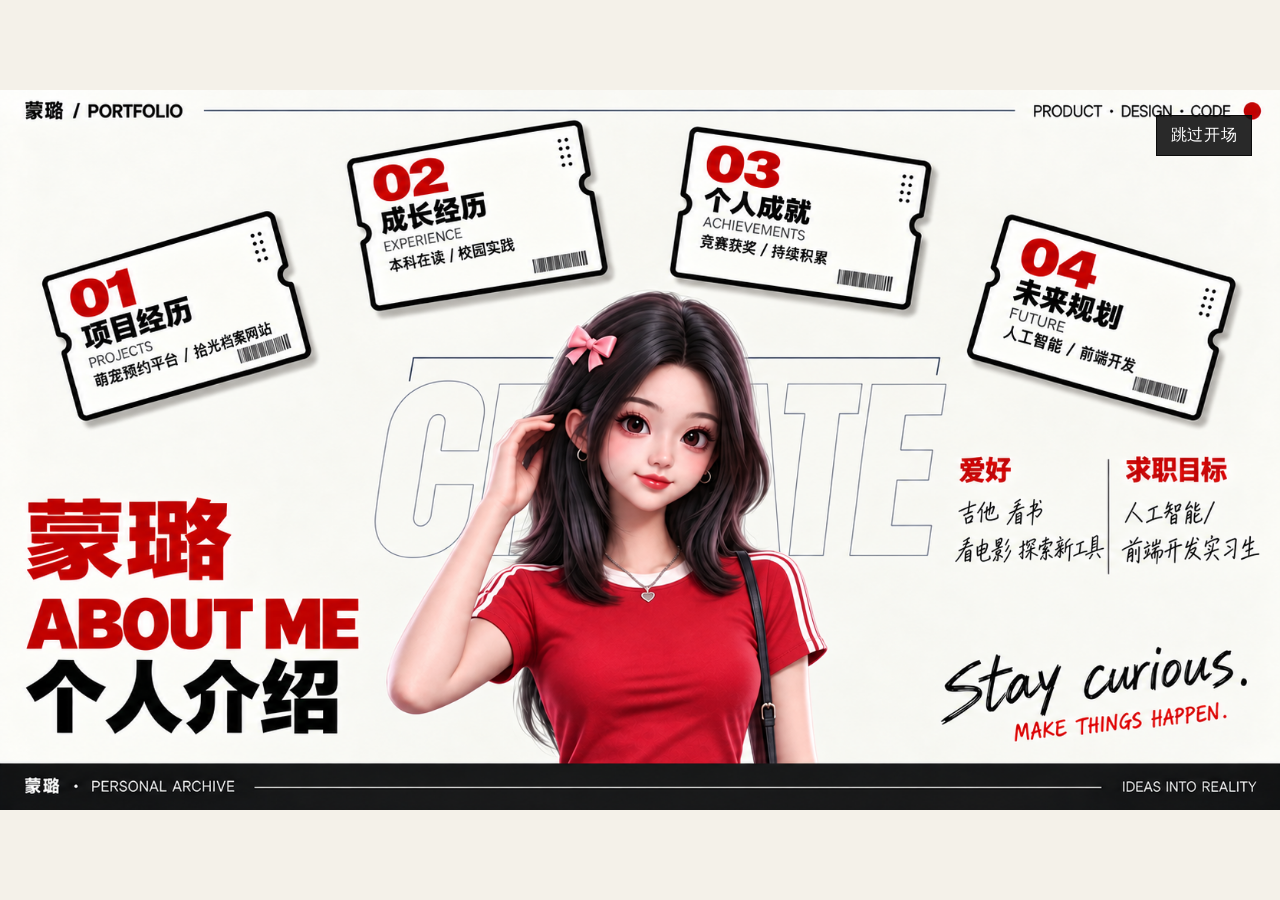
<file: index.html>
<!doctype html>
<html lang="zh-CN">
<head>
  <meta charset="utf-8">
  <meta name="viewport" content="width=device-width, initial-scale=1, viewport-fit=cover">
  <meta name="theme-color" content="#f4f1e9">
  <meta name="description" content="蒙璐的动态个人简历">
  <title>蒙璐｜动态个人简历</title>
  <script>if (new URLSearchParams(location.search).get('skipIntro') === '1') document.documentElement.classList.add('skip-intro');</script>
  <link rel="preload" as="image" href="assets/cover.png">
  <link rel="preload" as="image" href="assets/projects.png">
  <link rel="preload" as="image" href="assets/growth.png">
  <link rel="preload" as="image" href="assets/achievements.png">
  <link rel="preload" as="image" href="assets/future.png">
  <link rel="stylesheet" href="styles.css?v=11">
</head>
<body>
  <main class="page" aria-label="蒙璐个人简历">
    <section class="stage" aria-label="个人简历主画面">
      <img class="scene" id="scene" src="assets/cover.png" alt="蒙璐的个人简历主画面">

      <div class="desktop-hotspots" aria-label="简历栏目">
        <button class="hotspot hotspot-projects" data-panel="projects" data-scene="assets/projects.png" aria-label="查看项目经历"></button>
        <button class="hotspot hotspot-growth" data-panel="growth" data-scene="assets/growth.png" aria-label="查看成长经历"></button>
        <button class="hotspot hotspot-achievements" data-panel="achievements" data-scene="assets/achievements.png" aria-label="查看个人成就"></button>
        <button class="hotspot hotspot-future" data-panel="future" data-scene="assets/future.png" aria-label="查看未来规划"></button>
      </div>

      <nav class="mobile-nav" aria-label="手机端栏目入口">
        <button class="mobile-ticket" data-panel="projects"><span>01</span>项目经历</button>
        <button class="mobile-ticket" data-panel="growth"><span>02</span>成长经历</button>
        <button class="mobile-ticket" data-panel="achievements"><span>03</span>个人成就</button>
        <button class="mobile-ticket" data-panel="future"><span>04</span>未来规划</button>
      </nav>

      <div class="site-actions" aria-label="播放与分享控制">
        <button type="button" id="replay">重新播放</button>
        <button type="button" id="share">分享链接</button>
        <span class="share-status" id="shareStatus" role="status" aria-live="polite"></span>
      </div>

      <div class="intro" id="intro" aria-label="开场动画">
        <video id="introVideo" muted playsinline preload="auto" poster="assets/cover.png" aria-label="人物打招呼动画">
          <source src="assets/intro.mp4" type="video/mp4">
        </video>
        <button type="button" class="skip" id="skip">跳过开场</button>
      </div>
    </section>
  </main>

  <dialog class="modal" id="resumeModal" aria-labelledby="modalTitle">
    <div class="modal-shell">
      <button class="modal-close" type="button" aria-label="关闭详情">关闭</button>
      <div id="modalContent"></div>
    </div>
  </dialog>

  <template id="projects-panel">
    <header class="modal-head"><span>01</span><div><p>PROJECTS</p><h2 id="modalTitle">项目经历</h2></div></header>
    <div class="project-list">
      <a class="project-card" href="https://mary8888222.github.io/honglu-youban-booking/" target="_blank" rel="noopener noreferrer"><small>01 / 在线项目</small><strong>红炉有伴萌宠预约平台</strong></a>
      <a class="project-card" href="https://mary8888222.github.io/shiguang-archive/" target="_blank" rel="noopener noreferrer"><small>02 / 在线项目</small><strong>拾光档案网站</strong></a>
      <a class="project-card" href="https://mary8888222.github.io/" target="_blank" rel="noopener noreferrer"><small>03 / 在线项目</small><strong>矿境逐光预约平台</strong></a>
    </div>
  </template>

  <template id="growth-panel">
    <header class="modal-head"><span>02</span><div><p>EXPERIENCE</p><h2 id="modalTitle">成长经历</h2></div></header>
    <section class="experience-item">
      <p class="eyebrow">重庆工商大学大学生自主委员会</p>
      <h3>文宣部干事</h3>
      <p>负责推文与海报制作，并参与多次学校大型文艺活动的策划和组织；在内容表达、视觉呈现与现场协作中持续积累实践经验。</p>
      <div class="photo-grid photo-grid-three experience-gallery" aria-label="大学生自主委员会活动照片">
        <a href="assets/committee-team.jpg" target="_blank" rel="noopener" aria-label="查看大学生自主委员会部门活动合影原图"><img src="assets/committee-team.jpg" alt="大学生自主委员会部门活动合影" loading="lazy"></a>
        <a href="assets/committee-awards.jpg" target="_blank" rel="noopener" aria-label="查看大学生自我管理与服务委员会表彰大会合影原图"><img src="assets/committee-awards.jpg" alt="大学生自我管理与服务委员会二〇二四至二〇二五学年表彰大会合影" loading="lazy"></a>
        <a href="assets/committee-gala.jpg" target="_blank" rel="noopener" aria-label="查看第十六届大自委青春晚会合影原图"><img src="assets/committee-gala.jpg" alt="第十六届大自委青春晚会合影" loading="lazy"></a>
      </div>
    </section>
    <section class="experience-item">
      <p class="eyebrow">重庆工商大学青队</p>
      <h3>网络部干事</h3>
      <p>参与多次志愿服务，并组织、参与 Web 网站、PPT 制作及 PS、PR 工具学习；在团队协作中将学习成果转化为清晰、可落地的内容表达。</p>
      <div class="photo-grid photo-grid-two experience-gallery" aria-label="青队活动照片">
        <a href="assets/youth-team.jpg" target="_blank" rel="noopener" aria-label="查看青队志愿者服务队合影原图"><img src="assets/youth-team.jpg" alt="重庆工商大学人工智能学院小红帽学雷锋青年志愿者服务队合影" loading="lazy"></a>
        <a href="assets/youth-network.jpg" target="_blank" rel="noopener" aria-label="查看青队成员合影原图"><img src="assets/youth-network.jpg" alt="重庆工商大学人工智能学院小红帽学雷锋青年志愿者服务队成员合影" loading="lazy"></a>
      </div>
    </section>
  </template>

  <template id="achievements-panel">
    <header class="modal-head"><span>03</span><div><p>ACHIEVEMENTS</p><h2 id="modalTitle">个人成就</h2></div></header>
    <div class="achievement-list">
      <a class="achievement-card" href="assets/beiyu-certificate.pdf" target="_blank" rel="noopener noreferrer">
        <span class="certificate-view"><img src="assets/beiyu-preview.jpg" alt="北域护翎挑战杯特等奖证书" loading="lazy"></span>
        <span class="achievement-copy">
          <small>2026.09 · 校级选拔赛</small>
          <strong>北域护翎</strong>
          <span>第十五届“挑战杯”中国大学生创业计划竞赛东北振兴产业升级专项赛</span>
          <p class="achievement-summary">负责核心技术逻辑呈现与答辩 PPT 修改，借助 AI 工具提炼技术路径、重构信息层级，并优化流程图、关键数据与页面叙事，最终提升了技术表达的准确性与答辩呈现效率，掌握了<strong>复杂技术的视觉化转译方法、AI 工具应用与 PowerPoint 设计</strong>。</p>
          <b>特等奖</b>
          <em>查看证书原件 ↗</em>
        </span>
      </a>
      <a class="achievement-card" href="assets/songdun-certificate.pdf" target="_blank" rel="noopener noreferrer">
        <span class="certificate-view"><img src="assets/songdun-preview.jpg" alt="松盾科技挑战杯特等奖证书" loading="lazy"></span>
        <span class="achievement-copy">
          <small>2026.09 · 校级选拔赛</small>
          <strong>松盾科技</strong>
          <span>第十五届“挑战杯”中国大学生创业计划竞赛东北振兴产业升级专项赛</span>
          <p class="achievement-summary">参与策划书撰写与答辩 PPT 制作，梳理市场需求、产品逻辑和实施路径，并完成 Word 文档排版、内容校对与 PPT 视觉呈现，推动项目材料高质量交付，进一步提升了<strong>结构化写作与视觉表达能力，熟练掌握 Word、PowerPoint 等办公软件</strong>。</p>
          <b>特等奖</b>
          <em>查看证书原件 ↗</em>
        </span>
      </a>
      <a class="achievement-card" href="assets/youth-innovation-honor.jpg" target="_blank" rel="noopener noreferrer">
        <span class="certificate-view"><img class="is-rotated" src="assets/youth-innovation-honor.jpg" alt="中国青年科技创新揭榜挂帅擂台赛特等奖证书" loading="lazy"></span>
        <span class="achievement-copy">
          <small>2026年度 · 校级选拔赛</small>
          <strong>松盾科技</strong>
          <span>中国青年科技创新“揭榜挂帅”擂台赛</span>
          <p class="achievement-summary">在项目深化阶段，我参与项目网站搭建及策划书迭代修改，依据项目逻辑规划页面结构并完成前端内容搭建，同时结合评审视角优化文案、论证与版式，实现从方案文本到数字化展示的有效转化，提升了<strong>前端实现、内容迭代与跨媒介协同表达能力</strong>。</p>
          <b>特等奖</b>
          <em>查看证书原件 ↗</em>
        </span>
      </a>
      <a class="achievement-card" href="assets/honglu-award-list.jpg" target="_blank" rel="noopener noreferrer">
        <span class="certificate-view"><img src="assets/honglu-award-list.jpg" alt="红炉有伴乡村振兴创意大赛获奖名单" loading="lazy"></span>
        <span class="achievement-copy">
          <small>第六届 · 校级初赛</small>
          <strong>红炉有伴</strong>
          <span>萌宠陪伴经济驱动乡村文旅焕新计划</span>
          <p class="achievement-summary">面对乡村振兴项目调研、商业策划与成果展示多线并行的复杂任务，我负责统筹 PPT 全局，参与策划书构思、调研问卷整理与实地调研，并完成“红炉有伴”网站搭建；通过建立统一叙事框架、提炼调研发现与用户需求，将项目亮点系统转化为策划书、路演 PPT 和交互网站，形成从田野调研、数据洞察、方案策划、视觉统筹到数字产品落地的完整闭环，提升了<strong>项目统筹、跨团队协作、信息架构与产品化表达能力</strong>。</p>
          <b>一等奖 · 推荐市级复赛</b>
          <em>查看获奖名单 ↗</em>
        </span>
      </a>
    </div>
  </template>

  <template id="future-panel">
    <header class="modal-head"><span>04</span><div><p>FUTURE</p><h2 id="modalTitle">未来规划</h2></div></header>
    <div class="future-grid">
      <section><p class="eyebrow">求职目标</p><h3>人工智能 / 前端开发实习生</h3></section>
      <section><p class="eyebrow">持续探索</p><h3>吉他 · 看书 · 看电影 · 探索新工具</h3></section>
    </div>
  </template>

  <script src="app.js?v=8"></script>
</body>
</html>
</file>
<file: styles.css>
:root {
  --paper: #f4f1e9;
  --ink: #0b0b0b;
  --red: #d50000;
  --line: #101010;
  --shadow: 9px 11px 0 rgba(15, 15, 15, .16);
}

* { box-sizing: border-box; }

html, body { margin: 0; min-height: 100%; background: var(--paper); color: var(--ink); }

body {
  overflow: hidden;
  font-family: "Microsoft YaHei", "PingFang SC", "Noto Sans SC", Arial, sans-serif;
}

button, a { font: inherit; }

.page {
  min-height: 100svh;
  display: grid;
  place-items: center;
  background: var(--paper);
}

.stage {
  position: relative;
  width: min(100vw, calc(100svh * 16 / 9));
  aspect-ratio: 16 / 9;
  overflow: hidden;
  background: #f7f5ef;
}

.scene {
  display: block;
  width: 100%;
  height: 100%;
  object-fit: cover;
  user-select: none;
  -webkit-user-drag: none;
  transition: opacity 160ms ease, transform 220ms ease;
  transform: scale(1);
}

.scene.is-switching { opacity: .82; transform: scale(1.004); }

.desktop-hotspots { position: absolute; inset: 0; z-index: 3; }

.hotspot {
  position: absolute;
  appearance: none;
  border: 0;
  background: transparent;
  cursor: pointer;
  border-radius: 18px;
  transform-origin: center;
}

.hotspot:focus-visible { outline: 5px solid var(--red); outline-offset: 5px; }
.hotspot-projects { left: 2.5%; top: 16.5%; width: 22%; height: 28%; transform: rotate(-14deg); }
.hotspot-growth { left: 27.2%; top: 4.2%; width: 20%; height: 27%; transform: rotate(-8deg); }
.hotspot-achievements { left: 53%; top: 5.2%; width: 20%; height: 26%; transform: rotate(8deg); }
.hotspot-future { left: 76%; top: 17%; width: 21%; height: 28%; transform: rotate(14deg); }

.site-actions {
  position: absolute;
  right: 2.1%;
  bottom: 2.1%;
  z-index: 5;
  display: flex;
  align-items: center;
  gap: 8px;
}

.site-actions button, .skip {
  border: 1px solid rgba(255,255,255,.72);
  background: rgba(13,13,13,.88);
  color: #fff;
  padding: .55rem .85rem;
  cursor: pointer;
  letter-spacing: .04em;
}

.site-actions button:hover, .site-actions button:focus-visible, .skip:hover, .skip:focus-visible { background: var(--red); outline: none; }
.share-status { position: absolute; right: 0; bottom: calc(100% + 8px); color: var(--ink); white-space: nowrap; font-size: 12px; }

.intro {
  position: absolute;
  inset: 0;
  z-index: 10;
  background: var(--paper);
  transition: opacity 380ms ease, visibility 380ms ease;
}

.intro.is-hidden { display: none; }
.skip-intro .intro { display: none; }
.intro video { width: 100%; height: 100%; object-fit: cover; display: block; }
.skip { position: absolute; right: 2.2%; top: 3.5%; border-color: var(--ink); }
.mobile-nav { display: none; }

.modal {
  width: min(780px, calc(100vw - 32px));
  max-height: min(780px, calc(100svh - 32px));
  margin: auto;
  padding: 0;
  border: 0;
  background: transparent;
  overflow: visible;
}

.modal::backdrop { background: rgba(7, 7, 7, .68); backdrop-filter: blur(5px); }

.modal-shell {
  position: relative;
  max-height: calc(100svh - 32px);
  overflow: auto;
  background: var(--paper);
  border: 4px solid var(--ink);
  box-shadow: 14px 16px 0 rgba(213,0,0,.8);
  padding: clamp(24px, 5vw, 56px);
}

.modal-close {
  position: absolute;
  right: 16px;
  top: 16px;
  border: 0;
  border-bottom: 2px solid var(--ink);
  background: transparent;
  cursor: pointer;
}

.modal-head { display: flex; align-items: flex-end; gap: 18px; margin-bottom: 34px; border-bottom: 2px solid var(--ink); padding-bottom: 18px; }
.modal-head > span { color: var(--red); font: 900 clamp(54px, 9vw, 88px)/.8 Arial, sans-serif; }
.modal-head p, .modal-head h2 { margin: 0; }
.modal-head p { font-size: 13px; letter-spacing: .18em; }
.modal-head h2 { font-size: clamp(28px, 6vw, 46px); }

.project-list { display: grid; grid-template-columns: repeat(auto-fit, minmax(200px, 1fr)); gap: 18px; }
.project-card {
  min-height: 180px;
  display: flex;
  flex-direction: column;
  justify-content: space-between;
  gap: 20px;
  padding: 24px;
  border: 3px solid var(--ink);
  color: var(--ink);
  text-decoration: none;
  box-shadow: var(--shadow);
  transition: transform 180ms ease, background 180ms ease, color 180ms ease;
}
.project-card:hover, .project-card:focus-visible { transform: translateY(-5px); background: var(--red); color: #fff; outline: none; }
.project-card strong { font-size: clamp(22px, 4vw, 30px); }
.project-card span { align-self: flex-end; }

.experience-item + .experience-item { margin-top: 38px; padding-top: 32px; border-top: 2px solid var(--ink); }
.eyebrow { margin: 0 0 8px; color: var(--red); font-weight: 800; }
.experience-item h3, .future-grid h3 { margin: 0 0 14px; font-size: clamp(22px, 4vw, 32px); }
.experience-item > p:last-of-type { line-height: 1.9; }
.photo-grid { display: grid; gap: 12px; margin-top: 20px; }
.photo-grid-three { grid-template-columns: repeat(3, 1fr); }
.photo-grid-two { grid-template-columns: repeat(2, 1fr); }
.photo-grid span { min-height: 118px; display: grid; place-items: center; border: 2px dashed #6b6860; color: #6b6860; background: rgba(255,255,255,.34); }
.experience-gallery a {
  display: block;
  aspect-ratio: 4 / 3;
  overflow: hidden;
  border: 2px solid var(--ink);
  background: #ddd8cd;
  box-shadow: 4px 5px 0 rgba(0,0,0,.18);
}
.experience-gallery img { width: 100%; height: 100%; object-fit: cover; transition: transform .2s ease; }
.experience-gallery a:hover img { transform: scale(1.035); }
.experience-gallery a:focus-visible { outline: 4px solid var(--red); outline-offset: 3px; }

@media (prefers-reduced-motion: reduce) {
  .experience-gallery img { transition: none; }
  .experience-gallery a:hover img { transform: none; }
}

.achievement-list { display: grid; grid-template-columns: 1fr; gap: 24px; }
.achievement-card {
  display: flex;
  flex-direction: column;
  min-width: 0;
  border: 3px solid var(--ink);
  background: rgba(255,255,255,.22);
  color: var(--ink);
  text-decoration: none;
  box-shadow: 7px 8px 0 rgba(12,12,12,.14);
  overflow: hidden;
  transition: transform 180ms ease, box-shadow 180ms ease;
}
.achievement-card:hover, .achievement-card:focus-visible { transform: translateY(-5px); box-shadow: 8px 12px 0 rgba(213,0,0,.35); outline: none; }
.certificate-view { position: relative; display: grid; place-items: center; aspect-ratio: 16 / 9; overflow: hidden; background: #e8e3d7; border-bottom: 3px solid var(--ink); }
.certificate-view img { width: 100%; height: 100%; padding: 12px; object-fit: contain; background: #fff; }
.certificate-view img.is-rotated { position: absolute; left: 50%; top: 50%; width: auto; height: 145%; max-width: none; padding: 0; transform: translate(-50%, -50%) rotate(-90deg); object-fit: contain; }
.achievement-copy { display: flex; flex-direction: column; align-items: flex-start; gap: 9px; flex: 1; padding: 20px; }
.achievement-copy small { color: #6c675f; letter-spacing: .08em; }
.achievement-copy > strong { font-size: clamp(22px, 3.3vw, 30px); line-height: 1.25; }
.achievement-copy > span { line-height: 1.65; }
.achievement-summary { margin: 5px 0 2px; color: #302e2a; line-height: 1.85; }
.achievement-summary strong { color: var(--ink); font-weight: 900; }
.achievement-copy b { display: inline-block; margin-top: auto; padding: 5px 9px; background: var(--red); color: #fff; font-size: 15px; }
.achievement-copy em { align-self: flex-end; font-style: normal; font-size: 13px; border-bottom: 1px solid currentColor; }
.future-grid { display: grid; grid-template-columns: 1.1fr .9fr; gap: 16px; }
.future-grid section { padding: 28px; border: 3px solid var(--ink); box-shadow: var(--shadow); }

@media (max-width: 900px), (hover: none) and (pointer: coarse) {
  body { overflow: auto; overscroll-behavior: none; }
  button, a { touch-action: manipulation; }
  .page { display: block; min-height: 100svh; }
  .stage {
    width: 100%;
    min-height: 100svh;
    aspect-ratio: auto;
    overflow: hidden;
    border-bottom: 12px solid var(--ink);
  }
  .stage::after {
    content: "";
    position: absolute;
    inset: auto 0 0;
    z-index: 2;
    height: 46%;
    pointer-events: none;
    background: linear-gradient(to bottom, transparent, rgba(244,241,233,.72) 42%, var(--paper) 76%);
  }
  .scene { position: absolute; inset: 0; object-fit: cover; object-position: 50% 40%; }
  .desktop-hotspots { display: none; }
  .mobile-nav {
    position: absolute;
    left: 16px;
    right: 16px;
    bottom: calc(82px + env(safe-area-inset-bottom));
    z-index: 4;
    display: grid;
    grid-template-columns: 1fr 1fr;
    gap: 12px;
  }
  .mobile-ticket {
    display: flex;
    align-items: center;
    justify-content: flex-start;
    gap: 9px;
    min-height: 62px;
    padding: 10px 12px;
    border: 3px solid var(--ink);
    background: rgba(248,246,239,.97);
    color: var(--ink);
    font-weight: 900;
    text-align: left;
    box-shadow: 5px 5px 0 rgba(0,0,0,.2);
  }
  .mobile-ticket:active, .mobile-ticket:focus-visible { background: var(--red); color: #fff; outline: none; transform: translate(2px, 2px); box-shadow: 2px 2px 0 rgba(0,0,0,.28); }
  .mobile-ticket span { color: var(--red); font: 900 29px/1 Arial, sans-serif; }
  .mobile-ticket:active span, .mobile-ticket:focus-visible span { color: #fff; }
  .site-actions { left: 16px; right: 16px; bottom: calc(18px + env(safe-area-inset-bottom)); justify-content: center; }
  .site-actions button { flex: 1; min-height: 45px; border: 2px solid var(--ink); }
  .share-status { left: 0; right: 0; text-align: center; }
  .project-list, .future-grid, .achievement-list { grid-template-columns: 1fr; }
  .certificate-view { aspect-ratio: 16 / 10; }
  .photo-grid-three { grid-template-columns: 1fr 1fr; }
  .modal { width: calc(100vw - 16px); max-height: calc(100svh - 16px); }
  .modal-shell { max-height: calc(100svh - 16px); padding: 54px 18px 26px; border-width: 3px; box-shadow: 6px 7px 0 rgba(213,0,0,.82); }
  .modal-close { min-width: 52px; min-height: 40px; right: 12px; top: 9px; }
  .modal-head { align-items: center; gap: 12px; margin-bottom: 26px; padding-bottom: 14px; }
  .modal-head > span { font-size: clamp(48px, 17vw, 70px); }
  .modal-head h2 { font-size: clamp(27px, 9vw, 38px); }
  .project-card { min-height: 145px; padding: 20px; }
  .achievement-copy { padding: 17px; }
  .experience-item > p:last-of-type { line-height: 1.75; }
}

@media (max-width: 520px) {
  .photo-grid-three, .photo-grid-two { grid-template-columns: 1fr; }
  .experience-gallery a { aspect-ratio: 16 / 10; }
}

@media (max-height: 560px) and (orientation: landscape) and (hover: none) {
  .mobile-nav {
    left: 12px;
    right: 12px;
    bottom: calc(62px + env(safe-area-inset-bottom));
    grid-template-columns: repeat(4, 1fr);
    gap: 8px;
  }
  .mobile-ticket { min-height: 48px; padding: 7px 8px; gap: 6px; font-size: 13px; }
  .mobile-ticket span { font-size: 22px; }
  .site-actions { left: 12px; right: 12px; bottom: calc(9px + env(safe-area-inset-bottom)); }
  .site-actions button { min-height: 40px; padding: .4rem .65rem; }
}

@media (prefers-reduced-motion: reduce) {
  *, *::before, *::after { scroll-behavior: auto !important; transition-duration: .01ms !important; animation-duration: .01ms !important; }
  .intro { display: none; }
}
</file>
